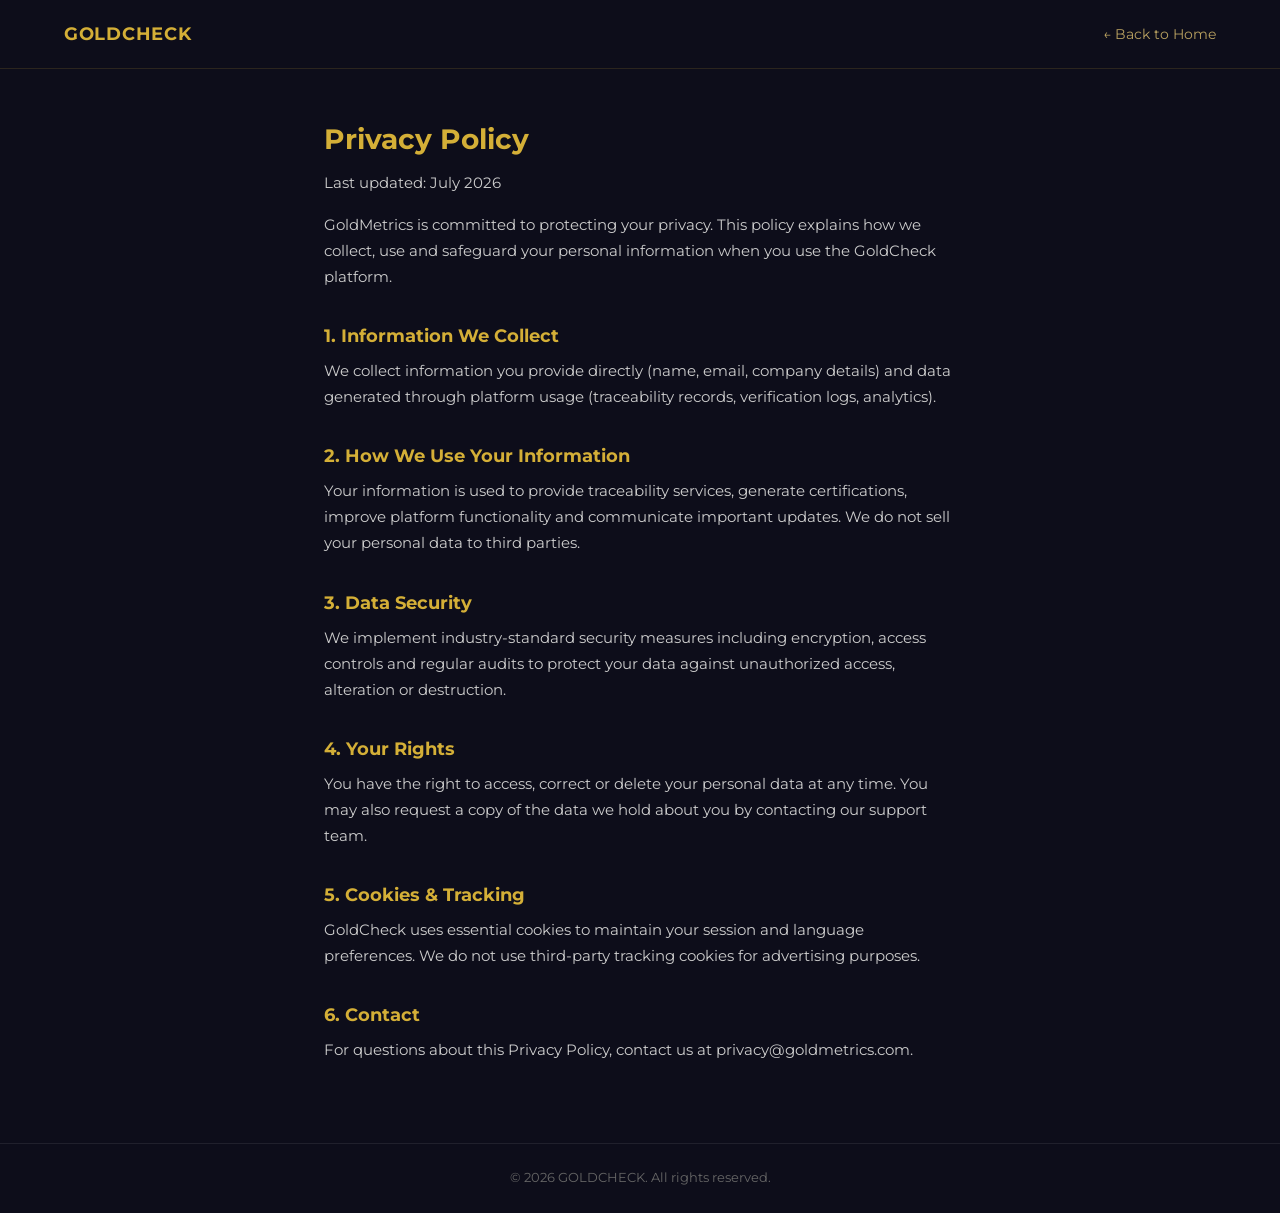
<file: privacy.html>
<!DOCTYPE html>
<html lang="en">
<head>
    <meta charset="UTF-8">
    <meta name="viewport" content="width=device-width, initial-scale=1.0">
    <title>Privacy Policy – GoldCheck</title>
    <meta name="description" content="GoldCheck Privacy Policy.">
    <link rel="icon" type="image/svg+xml" href="assets/images/favicon.svg">
    <link rel="preconnect" href="https://fonts.googleapis.com">
    <link rel="preconnect" href="https://fonts.gstatic.com" crossorigin>
    <link href="https://fonts.googleapis.com/css2?family=Montserrat:wght@400;500;600;700;800&display=swap" rel="stylesheet">
    <link rel="stylesheet" href="style.css">
</head>
<body class="legal-page">
    <header class="legal-header">
        <a href="index.html" class="legal-header-brand">GOLDCHECK</a>
        <a href="index.html" class="legal-back" data-i18n="legal.backHome">&larr; Back to Home</a>
    </header>

    <main class="legal-content">
        <h1 data-i18n="legal.privacyTitle">Privacy Policy</h1>
        <p class="legal-updated" data-i18n="legal.privacyUpdated">Last updated: July 2026</p>

        <p data-i18n="legal.privacyIntro">GoldMetrics is committed to protecting your privacy. This policy explains how we collect, use and safeguard your personal information when you use the GoldCheck platform.</p>

        <h2 data-i18n="legal.privacyCollectTitle">1. Information We Collect</h2>
        <p data-i18n="legal.privacyCollect">We collect information you provide directly (name, email, company details) and data generated through platform usage (traceability records, verification logs, analytics).</p>

        <h2 data-i18n="legal.privacyUseTitle">2. How We Use Your Information</h2>
        <p data-i18n="legal.privacyUse">Your information is used to provide traceability services, generate certifications, improve platform functionality and communicate important updates. We do not sell your personal data to third parties.</p>

        <h2 data-i18n="legal.privacySecurityTitle">3. Data Security</h2>
        <p data-i18n="legal.privacySecurity">We implement industry-standard security measures including encryption, access controls and regular audits to protect your data against unauthorized access, alteration or destruction.</p>

        <h2 data-i18n="legal.privacyRightsTitle">4. Your Rights</h2>
        <p data-i18n="legal.privacyRights">You have the right to access, correct or delete your personal data at any time. You may also request a copy of the data we hold about you by contacting our support team.</p>

        <h2 data-i18n="legal.privacyCookiesTitle">5. Cookies & Tracking</h2>
        <p data-i18n="legal.privacyCookies">GoldCheck uses essential cookies to maintain your session and language preferences. We do not use third-party tracking cookies for advertising purposes.</p>

        <h2 data-i18n="legal.privacyContactTitle">6. Contact</h2>
        <p data-i18n="legal.privacyContact">For questions about this Privacy Policy, contact us at privacy@goldmetrics.com.</p>
    </main>

    <footer class="legal-page-footer">
        <p data-i18n="rights.content">&copy; 2026 GOLDCHECK. All rights reserved.</p>
    </footer>

    <script>
        const i18nConfig = { defaultLanguage: 'en', supportedLanguages: ['en', 'es'] };
        let translations = { en: {}, es: {} };

        function getNestedValue(obj, path) {
            return path.split('.').reduce((c, p) => c?.[p], obj);
        }

        function applyTranslations(lang) {
            document.querySelectorAll('[data-i18n]').forEach(el => {
                const val = getNestedValue(translations[lang], el.dataset.i18n);
                if (val) el.textContent = val;
            });
            document.documentElement.lang = lang;
        }

        async function loadTranslations() {
            const [en, es] = await Promise.all([
                fetch('i18n/en.json').then(r => r.json()),
                fetch('i18n/es.json').then(r => r.json())
            ]);
            translations = { en, es };
        }

        document.addEventListener('DOMContentLoaded', () => {
            loadTranslations().then(() => {
                const saved = localStorage.getItem('gc-lang') || i18nConfig.defaultLanguage;
                applyTranslations(saved);
            });
        });
    </script>
</body>
</html>
</file>
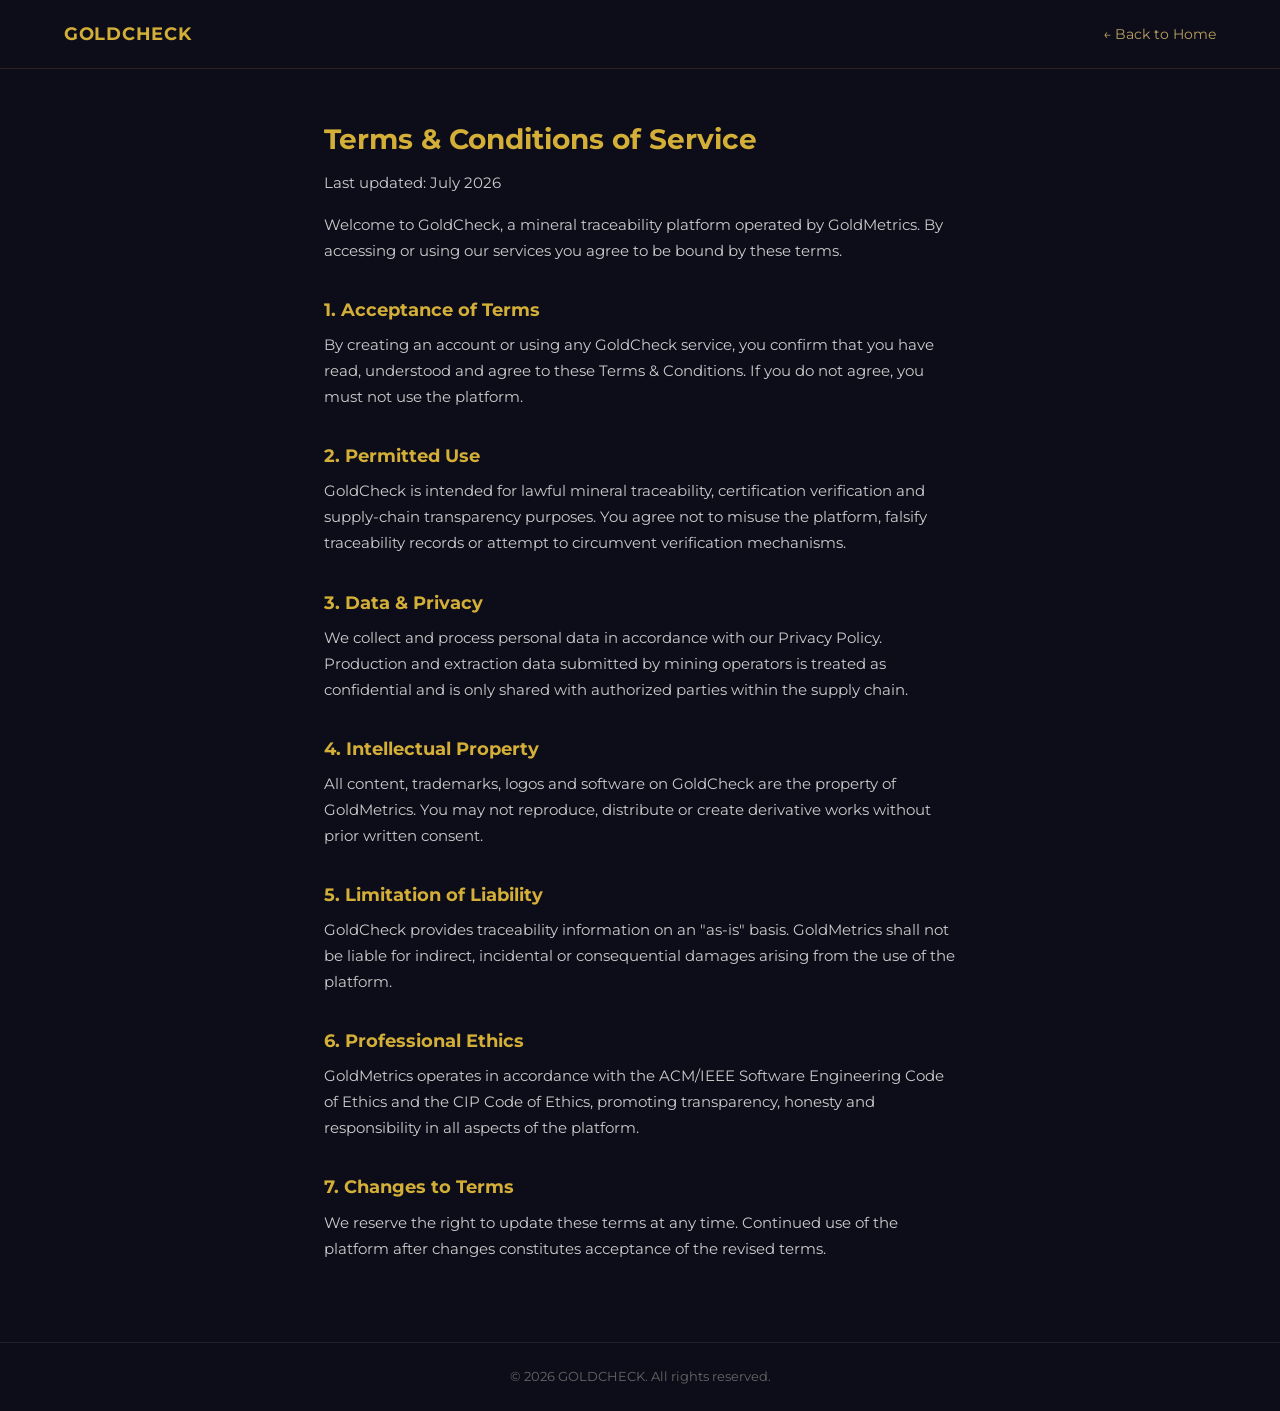
<file: terms.html>
<!DOCTYPE html>
<html lang="en">
<head>
    <meta charset="UTF-8">
    <meta name="viewport" content="width=device-width, initial-scale=1.0">
    <title>Terms & Conditions – GoldCheck</title>
    <meta name="description" content="GoldCheck Terms and Conditions of Service.">
    <link rel="icon" type="image/svg+xml" href="assets/images/favicon.svg">
    <link rel="preconnect" href="https://fonts.googleapis.com">
    <link rel="preconnect" href="https://fonts.gstatic.com" crossorigin>
    <link href="https://fonts.googleapis.com/css2?family=Montserrat:wght@400;500;600;700;800&display=swap" rel="stylesheet">
    <link rel="stylesheet" href="style.css">
</head>
<body class="legal-page">
    <header class="legal-header">
        <a href="index.html" class="legal-header-brand">GOLDCHECK</a>
        <a href="index.html" class="legal-back" data-i18n="legal.backHome">&larr; Back to Home</a>
    </header>

    <main class="legal-content">
        <h1 data-i18n="legal.termsTitle">Terms & Conditions of Service</h1>
        <p class="legal-updated" data-i18n="legal.termsUpdated">Last updated: July 2026</p>

        <p data-i18n="legal.termsIntro">Welcome to GoldCheck, a mineral traceability platform operated by GoldMetrics. By accessing or using our services you agree to be bound by these terms.</p>

        <h2 data-i18n="legal.termsAcceptTitle">1. Acceptance of Terms</h2>
        <p data-i18n="legal.termsAccept">By creating an account or using any GoldCheck service, you confirm that you have read, understood and agree to these Terms & Conditions. If you do not agree, you must not use the platform.</p>

        <h2 data-i18n="legal.termsUseTitle">2. Permitted Use</h2>
        <p data-i18n="legal.termsUse">GoldCheck is intended for lawful mineral traceability, certification verification and supply-chain transparency purposes. You agree not to misuse the platform, falsify traceability records or attempt to circumvent verification mechanisms.</p>

        <h2 data-i18n="legal.termsDataTitle">3. Data & Privacy</h2>
        <p data-i18n="legal.termsData">We collect and process personal data in accordance with our Privacy Policy. Production and extraction data submitted by mining operators is treated as confidential and is only shared with authorized parties within the supply chain.</p>

        <h2 data-i18n="legal.termsIpTitle">4. Intellectual Property</h2>
        <p data-i18n="legal.termsIp">All content, trademarks, logos and software on GoldCheck are the property of GoldMetrics. You may not reproduce, distribute or create derivative works without prior written consent.</p>

        <h2 data-i18n="legal.termsLiabilityTitle">5. Limitation of Liability</h2>
        <p data-i18n="legal.termsLiability">GoldCheck provides traceability information on an "as-is" basis. GoldMetrics shall not be liable for indirect, incidental or consequential damages arising from the use of the platform.</p>

        <h2 data-i18n="legal.termsEthicsTitle">6. Professional Ethics</h2>
        <p data-i18n="legal.termsEthics">GoldMetrics operates in accordance with the ACM/IEEE Software Engineering Code of Ethics and the CIP Code of Ethics, promoting transparency, honesty and responsibility in all aspects of the platform.</p>

        <h2 data-i18n="legal.termsChangesTitle">7. Changes to Terms</h2>
        <p data-i18n="legal.termsChanges">We reserve the right to update these terms at any time. Continued use of the platform after changes constitutes acceptance of the revised terms.</p>
    </main>

    <footer class="legal-page-footer">
        <p data-i18n="rights.content">&copy; 2026 GOLDCHECK. All rights reserved.</p>
    </footer>

    <script>
        const i18nConfig = { defaultLanguage: 'en', supportedLanguages: ['en', 'es'] };
        let translations = { en: {}, es: {} };

        function getNestedValue(obj, path) {
            return path.split('.').reduce((c, p) => c?.[p], obj);
        }

        function applyTranslations(lang) {
            document.querySelectorAll('[data-i18n]').forEach(el => {
                const val = getNestedValue(translations[lang], el.dataset.i18n);
                if (val) el.textContent = val;
            });
            document.documentElement.lang = lang;
        }

        async function loadTranslations() {
            const [en, es] = await Promise.all([
                fetch('i18n/en.json').then(r => r.json()),
                fetch('i18n/es.json').then(r => r.json())
            ]);
            translations = { en, es };
        }

        document.addEventListener('DOMContentLoaded', () => {
            loadTranslations().then(() => {
                const saved = localStorage.getItem('gc-lang') || i18nConfig.defaultLanguage;
                applyTranslations(saved);
            });
        });
    </script>
</body>
</html>
</file>
<file: style.css>
/* Smooth scroll */
html {
  scroll-behavior: smooth;
}

/* Colors y typography */
:root {
  --color-primary-dark: #2A2A2A;
  --color-primary-gold: #C5A059;
  --color-secondary-gold: #E2CD9A;
  --color-white: #FFFFFF;
  --color-dark-text: #1A1A1A;
  --font-main: 'Montserrat', 'Segoe UI', Roboto, Helvetica, Arial, sans-serif;
}

/* Reset */
* {
  margin: 0;
  padding: 0;
  box-sizing: border-box;
}

body {
  font-family: var(--font-main);
  background-color: var(--color-primary-dark);
  color: var(--color-white);
  line-height: 1.6;
}

img {
  max-width: 100%;
  height: auto;
  display: block;
}

/* Utilities */
.text-gold { color: var(--color-primary-gold); }
.text-center { text-align: center; }
.section-padding { padding: 4rem 5%; }

/* Buttons */
.btn {
  padding: 0.6rem 1.8rem;
  border-radius: 30px;
  font-weight: 600;
  cursor: pointer;
  border: none;
  font-size: 0.9rem;
  transition: all 0.3s ease;
}

.btn-gold {
  background-color: var(--color-primary-gold);
  color: var(--color-white);
}

.btn-light {
  background-color: var(--color-secondary-gold);
  color: var(--color-dark-text);
}

.btn-white {
  background-color: var(--color-white);
  color: var(--color-dark-text);
}

.btn:hover {
  transform: translateY(-2px);
}

.btn-gold:hover {
  background-color: #d4ae6a;
  box-shadow: 0 0 20px rgba(197, 160, 89, 0.5);
}

.btn-light:hover {
  opacity: 0.85;
}

.btn-white:hover {
  opacity: 0.85;
}

/* Brand name */
.brand-name {
  font-size: 1.1rem;
  font-weight: 800;
  color: var(--color-dark-text);
  letter-spacing: 0.15em;
}

/* Hero tagline */
.hero-tagline {
  font-size: 0.8rem;
  font-weight: 700;
  letter-spacing: 0.3em;
  color: var(--color-secondary-gold);
  text-transform: uppercase;
  margin-bottom: 1.5rem;
}

/* Navigation */
.navbar {
  display: flex;
  justify-content: space-between;
  align-items: center;
  background-color: var(--color-white);
  padding: 1rem 5%;
  position: sticky;
  top: 0;
  z-index: 100;
  transition: box-shadow 0.3s ease, padding 0.3s ease;
}

.navbar.scrolled {
  box-shadow: 0 4px 20px rgba(0, 0, 0, 0.12);
  padding: 0.7rem 5%;
}

.nav-logo img {
  max-height: 50px;
}

.nav-links {
  display: flex;
  gap: 2rem;
  list-style: none;
}

.nav-links a {
  text-decoration: none;
  color: var(--color-dark-text);
  font-weight: 500;
  font-size: 0.9rem;
  transition: color 0.3s ease;
}

.nav-links a:hover {
  color: var(--color-primary-gold);
}

.nav-actions {
  display: flex;
  gap: 1rem;
  align-items: center;
}

/* Language switcher */
.language-switcher {
  display: flex;
  gap: 0.5rem;
}

.lang-btn {
  background: none;
  border: 1px solid var(--color-primary-gold);
  color: var(--color-primary-gold);
  padding: 0.3rem 0.7rem;
  border-radius: 4px;
  cursor: pointer;
  font-size: 0.8rem;
  font-weight: 600;
  transition: all 0.2s ease;
}

.lang-btn.active,
.lang-btn:hover {
  background-color: var(--color-primary-gold);
  color: var(--color-white);
}

/* Hero Section */
.hero-section {
  background: linear-gradient(rgba(0, 0, 0, 0.55), rgba(0, 0, 0, 0.65)), url('assets/images/aesthetic-cover-photo.png');
  background-size: cover;
  background-position: center;
  text-align: center;
  padding: 8rem 5%;
  min-height: 80vh;
  display: flex;
  flex-direction: column;
  justify-content: center;
  align-items: center;
}

.hero-section h1 {
  font-size: 3.5rem;
  color: var(--color-primary-gold);
  margin-bottom: 1rem;
  font-weight: 700;
}

.hero-section h2 {
  font-size: 2rem;
  margin-bottom: 2.5rem;
  font-weight: 400;
  max-width: 800px;
}

/* Hero CTA override */
.btn-hero {
  padding: 1rem 3rem;
  font-size: 1.05rem;
  letter-spacing: 0.04em;
}

/* Mission & Vision */
.mission-vision {
  display: flex;
  flex-direction: column;
  gap: 5rem;
}

.mv-row {
  display: flex;
  align-items: center;
  gap: 4rem;
}

.mv-row.reverse {
  flex-direction: row-reverse;
}

.mv-image {
  flex: 1;
  display: flex;
  justify-content: center;
}

.mv-image img {
  border-radius: 20px;
  box-shadow: 0 12px 32px rgba(0,0,0,0.35);
  width: 100%;
  max-height: 450px;
  object-fit: cover;
}

.mv-content {
  flex: 1;
}

.mv-content h3 {
  color: var(--color-primary-gold);
  font-size: 2.5rem;
  margin-bottom: 1.5rem;
}

.mv-content p,
.mv-content ul {
  font-size: 1.1rem;
  color: #CCCCCC;
}

.mv-content ul {
  padding-left: 1.5rem;
  line-height: 2;
}

/* Section header */
.section-header {
  display: flex;
  justify-content: center;
  gap: 1.5rem;
  margin-bottom: 4rem;
}

.section-header h2 {
  color: var(--color-primary-gold);
  font-size: 2rem;
  font-weight: 700;
  align-self: center;
}

.section-header::before,
.section-header::after {
  content: "";
  height: 1px;
  background-color: var(--color-primary-gold);
  flex: 1;
  max-width: 250px;
}

/* Cards grid */
.cards-grid {
  display: grid;
  grid-template-columns: repeat(auto-fit, minmax(280px, 1fr));
  gap: 2rem;
}

.cards-grid-3 {
  grid-template-columns: repeat(3, 1fr);
}

.card {
  background-color: var(--color-secondary-gold);
  color: var(--color-dark-text);
  padding: 2rem 1.75rem;
  border-radius: 14px;
  text-align: center;
  box-shadow: 0 4px 15px rgba(0,0,0,0.15);
  border-top: 3px solid var(--color-primary-gold);
  transition: transform 0.3s ease, box-shadow 0.3s ease;
  display: flex;
  flex-direction: column;
  align-items: center;
  gap: 0.6rem;
}

.card:hover {
  transform: translateY(-5px);
  box-shadow: 0 10px 28px rgba(0,0,0,0.2);
}

.card img {
  width: 100%;
  border-radius: 8px;
  margin-bottom: 1.5rem;
  object-fit: cover;
}

.card-title {
  font-size: 1rem;
  font-weight: 700;
  color: var(--color-dark-text);
  letter-spacing: 0.02em;
}

.card-desc {
  font-size: 0.875rem;
  color: rgba(26, 26, 26, 0.72);
  line-height: 1.65;
}

/* Card icon */
.card-icon {
  width: 48px;
  height: 48px;
  margin-bottom: 0.5rem;
  color: var(--color-primary-gold);
}

.card-icon svg {
  width: 100%;
  height: 100%;
}

/* Contact section */
.contact-section {
  display: flex;
  gap: 4rem;
  align-items: flex-start;
}

.contact-form {
  flex: 1;
  display: flex;
  flex-direction: column;
  gap: 1.2rem;
}

.form-group {
  display: flex;
  flex-direction: column;
  gap: 0.5rem;
}

.form-group label {
  font-size: 0.9rem;
  color: var(--color-primary-gold);
  font-weight: 600;
  margin-bottom: 0.3rem;
  display: block;
}

.form-control {
  width: 100%;
  padding: 0.8rem 1rem;
  border-radius: 8px;
  border: 1px solid rgba(197, 160, 89, 0.2);
  background-color: var(--color-white);
  color: var(--color-dark-text);
  font-family: inherit;
  font-size: 0.95rem;
  transition: border 0.3s ease;
}

.form-control:focus {
  outline: none;
  border-color: var(--color-primary-gold);
}

.form-control:invalid:not(:placeholder-shown) {
  border-color: #ff6b6b;
}

/* Field-level validation error (set via JS) */
.form-control.input-error {
  border-color: #ff6b6b;
  box-shadow: 0 0 0 3px rgba(220, 53, 69, 0.18);
}

.radio-group.input-error {
  border: 1px solid rgba(220, 53, 69, 0.55);
  border-radius: 8px;
  padding: 0.6rem 0.8rem;
}

textarea.form-control {
  resize: vertical;
  min-height: 110px;
}

.radio-group {
  display: flex;
  gap: 1.5rem;
  flex-wrap: wrap;
  margin-top: 0.3rem;
}

.radio-option {
  display: flex;
  align-items: center;
  gap: 0.5rem;
  font-size: 0.9rem;
  color: var(--color-primary-gold);
  cursor: pointer;
}

.radio-option input[type="radio"] {
  accent-color: var(--color-primary-gold);
  width: 16px;
  height: 16px;
  cursor: pointer;
}

.contact-image {
  flex: 1;
  display: flex;
  align-items: center;
  justify-content: center;
  padding-top: 5rem;
}

.contact-image img {
  border-radius: 20px;
  width: 100%;
  object-fit: cover;
  max-height: 420px;
}

/* Form feedback message */
.form-feedback {
  padding: 0.9rem 1rem;
  border-radius: 8px;
  font-size: 0.9rem;
  font-weight: 600;
  display: none;
}

.form-feedback.success {
  background-color: rgba(197, 160, 89, 0.15);
  color: var(--color-primary-gold);
  border: 1px solid var(--color-primary-gold);
  display: block;
}

.form-feedback.error {
  background-color: rgba(220, 53, 69, 0.12);
  color: #ff6b6b;
  border: 1px solid rgba(220, 53, 69, 0.4);
  display: block;
}

/* FAQ */
.faq-container {
  max-width: 900px;
  margin: 0 auto;
}

.faq-list {
  list-style: none;
  display: flex;
  flex-direction: column;
  gap: 1rem;
}

.faq-item {
  background-color: var(--color-secondary-gold);
  border-radius: 8px;
  overflow: hidden;
  transition: background-color 0.3s ease;
}

.faq-item:hover {
  background-color: #d6bf85;
}

.faq-trigger {
  width: 100%;
  display: flex;
  justify-content: space-between;
  align-items: center;
  background: none;
  border: none;
  cursor: pointer;
  font-weight: 600;
  font-size: 1rem;
  color: var(--color-dark-text);
  font-family: inherit;
  text-align: left;
  padding: 1.2rem 2rem;
}

.faq-trigger:focus-visible {
  outline: 2px solid var(--color-primary-dark);
  outline-offset: -2px;
  border-radius: 8px;
}

.faq-icon {
  font-size: 1.4rem;
  font-weight: 400;
  line-height: 1;
  flex-shrink: 0;
  margin-left: 1rem;
  transition: transform 0.35s ease;
  display: inline-block;
}

.faq-item.open .faq-icon {
  transform: rotate(45deg);
}

.faq-answer {
  max-height: 0;
  overflow: hidden;
  transition: max-height 0.35s ease, padding 0.35s ease;
  padding: 0 2rem;
  font-weight: 400;
  font-size: 0.95rem;
  color: var(--color-dark-text);
  line-height: 1.7;
}

.faq-item.open .faq-answer {
  max-height: 300px;
  padding: 0 2rem 1.2rem;
  border-top: 1px solid rgba(0,0,0,0.15);
}

/* Back to top button */
.back-to-top {
  position: fixed;
  bottom: 2rem;
  right: 2rem;
  width: 44px;
  height: 44px;
  border-radius: 50%;
  background-color: var(--color-primary-gold);
  color: var(--color-white);
  border: none;
  cursor: pointer;
  display: flex;
  align-items: center;
  justify-content: center;
  box-shadow: 0 4px 16px rgba(197, 160, 89, 0.4);
  opacity: 0;
  transform: translateY(16px);
  transition: opacity 0.3s ease, transform 0.3s ease, background-color 0.3s ease;
  pointer-events: none;
  z-index: 200;
}

.back-to-top.visible {
  opacity: 1;
  transform: translateY(0);
  pointer-events: auto;
}

.back-to-top:hover {
  background-color: #d4ae6a;
  box-shadow: 0 6px 22px rgba(197, 160, 89, 0.55);
}

.back-to-top svg {
  width: 20px;
  height: 20px;
}

/* Scroll animations */
.scroll-animate {
  opacity: 0;
  transform: translateY(28px);
  transition: opacity 0.6s ease, transform 0.6s ease;
}

.scroll-animate.is-visible {
  opacity: 1;
  transform: translateY(0);
}

@media (prefers-reduced-motion: reduce) {
  .scroll-animate { opacity: 1; transform: none; transition: none; }
}

/* Active nav link */
.nav-links a.nav-active {
  color: var(--color-primary-gold);
  font-weight: 700;
}

/* Footer */
.footer {
  background-color: var(--color-secondary-gold);
  color: var(--color-dark-text);
  padding: 0;
}

.footer-top {
  display: flex;
  align-items: flex-start;
  justify-content: space-between;
  gap: 3rem;
  padding: 3.5rem 5%;
  flex-wrap: wrap;
}

.footer-brand {
  display: flex;
  flex-direction: column;
  gap: 0.75rem;
}

.footer-logo {
  max-width: 240px;
  mix-blend-mode: multiply;
}

.footer-tagline {
  font-size: 0.8rem;
  font-weight: 600;
  letter-spacing: 0.12em;
  text-transform: uppercase;
  color: var(--color-dark-text);
  opacity: 0.65;
  text-align: center;
}

.footer-nav ul {
  list-style: none;
  display: flex;
  flex-direction: column;
  gap: 0.6rem;
}

.footer-nav a {
  text-decoration: none;
  color: var(--color-dark-text);
  font-size: 0.88rem;
  font-weight: 500;
  transition: color 0.2s ease, padding-left 0.2s ease;
  display: inline-block;
}

.footer-nav a:hover {
  color: var(--color-primary-dark);
  padding-left: 4px;
}

.social-icons {
  display: flex;
  gap: 0.75rem;
  flex-wrap: wrap;
}

.social-icons a {
  color: var(--color-dark-text);
  text-decoration: none;
  display: flex;
  align-items: center;
  justify-content: center;
  width: 40px;
  height: 40px;
  border-radius: 50%;
  background-color: rgba(0,0,0,0.08);
  transition: background-color 0.3s ease, color 0.3s ease, transform 0.3s ease;
}

.social-icons a svg {
  width: 18px;
  height: 18px;
}

.social-icons a:hover {
  background-color: var(--color-primary-gold);
  color: var(--color-white);
  transform: translateY(-3px);
}

.footer-bottom {
  border-top: 1px solid rgba(0,0,0,0.12);
  padding: 1.2rem 5%;
  text-align: center;
}

.footer-bottom p {
  font-size: 0.8rem;
  opacity: 0.7;
}

/* =====================
   PRICING SECTION
   ===================== */

.pricing-section {
    overflow: hidden;
}

.pricing-subtitle {
    text-align: center;
    color: #AAAAAA;
    font-size: 1rem;
    margin-top: -2.5rem;
    margin-bottom: 2.5rem;
    letter-spacing: 0.02em;
}

/* Billing Toggle */
.billing-toggle-wrap {
    display: flex;
    align-items: center;
    justify-content: center;
    gap: 1rem;
    margin-bottom: 3rem;
}

.billing-label {
    font-size: 0.9rem;
    font-weight: 600;
    color: #666;
    transition: color 0.3s ease;
    letter-spacing: 0.04em;
    text-transform: uppercase;
    font-size: 0.78rem;
}

.billing-label.active-label {
    color: var(--color-primary-gold);
}

.toggle-switch {
    position: relative;
    display: inline-block;
    cursor: pointer;
}

.toggle-switch input {
    opacity: 0;
    width: 0;
    height: 0;
    position: absolute;
}

.toggle-track {
    display: block;
    width: 52px;
    height: 28px;
    background-color: rgba(197, 160, 89, 0.2);
    border: 1px solid rgba(197, 160, 89, 0.4);
    border-radius: 14px;
    position: relative;
    transition: background-color 0.3s ease;
}

.toggle-thumb {
    position: absolute;
    top: 3px;
    left: 3px;
    width: 20px;
    height: 20px;
    background-color: var(--color-primary-gold);
    border-radius: 50%;
    transition: transform 0.3s ease;
    box-shadow: 0 2px 6px rgba(197, 160, 89, 0.4);
}

.toggle-switch input:checked + .toggle-track {
    background-color: rgba(197, 160, 89, 0.3);
}

.toggle-switch input:checked + .toggle-track .toggle-thumb {
    transform: translateX(24px);
}

.save-badge {
    background-color: var(--color-primary-gold);
    color: var(--color-dark-text);
    font-size: 0.7rem;
    font-weight: 800;
    padding: 0.2rem 0.65rem;
    border-radius: 20px;
    letter-spacing: 0.05em;
}

/* Segment Tabs */
.segment-tabs {
    display: flex;
    justify-content: center;
    gap: 0;
    margin-bottom: 3.5rem;
    border-bottom: 1px solid rgba(197, 160, 89, 0.2);
}

.segment-tab {
    background: none;
    border: none;
    color: #666;
    font-size: 0.85rem;
    font-weight: 600;
    font-family: inherit;
    padding: 0.9rem 2rem;
    cursor: pointer;
    display: flex;
    align-items: center;
    gap: 0.6rem;
    position: relative;
    transition: color 0.3s ease;
    white-space: nowrap;
    letter-spacing: 0.06em;
    text-transform: uppercase;
}

.tab-diamond {
    width: 6px;
    height: 6px;
    background-color: var(--color-primary-gold);
    transform: rotate(45deg);
    opacity: 0.3;
    transition: opacity 0.3s ease, transform 0.3s ease;
    flex-shrink: 0;
}

.segment-tab::after {
    content: '';
    position: absolute;
    bottom: -1px;
    left: 0;
    width: 0;
    height: 2px;
    background: linear-gradient(90deg, var(--color-primary-gold), var(--color-secondary-gold));
    transition: width 0.35s ease;
}

.segment-tab:hover { color: #AAAAAA; }

.segment-tab.active { color: var(--color-primary-gold); }

.segment-tab.active .tab-diamond {
    opacity: 1;
    transform: rotate(45deg) scale(1.2);
}

.segment-tab.active::after { width: 100%; }

/* Pricing Grid */
.pricing-grid {
    display: none;
    grid-template-columns: repeat(auto-fit, minmax(280px, 1fr));
    gap: 2rem;
    max-width: 1100px;
    margin: 0 auto;
}

.pricing-grid.active {
    display: grid;
    animation: pricingFadeUp 0.45s ease forwards;
}

@keyframes pricingFadeUp {
    from { opacity: 0; transform: translateY(24px); }
    to   { opacity: 1; transform: translateY(0); }
}

/* Pricing Card */
.pricing-card {
    background-color: #303030;
    border: 1px solid rgba(197, 160, 89, 0.18);
    border-radius: 20px;
    padding: 2.2rem;
    display: flex;
    flex-direction: column;
    gap: 1.5rem;
    position: relative;
    transition: transform 0.35s ease, border-color 0.35s ease, box-shadow 0.35s ease;
}

.pricing-card:hover {
    transform: translateY(-8px);
    border-color: rgba(197, 160, 89, 0.55);
    box-shadow: 0 16px 48px rgba(0, 0, 0, 0.4);
}

.pricing-card.featured {
    background: linear-gradient(150deg, #3a3118 0%, #2c260e 55%, #3a3118 100%);
    border-color: var(--color-primary-gold);
    box-shadow: 0 8px 32px rgba(197, 160, 89, 0.18);
}

.pricing-card.featured:hover {
    box-shadow: 0 20px 56px rgba(197, 160, 89, 0.32);
    border-color: var(--color-secondary-gold);
}

/* Plan Badge */
.plan-badge {
    position: absolute;
    top: -14px;
    left: 50%;
    transform: translateX(-50%);
    background: linear-gradient(90deg, var(--color-primary-gold), var(--color-secondary-gold));
    color: var(--color-dark-text);
    font-size: 0.7rem;
    font-weight: 800;
    padding: 0.3rem 1.3rem;
    border-radius: 20px;
    white-space: nowrap;
    letter-spacing: 0.08em;
    text-transform: uppercase;
}

/* Plan Header */
.plan-header { display: flex; flex-direction: column; gap: 0.3rem; }

.plan-tier {
    font-size: 1.2rem;
    font-weight: 700;
    color: var(--color-white);
    letter-spacing: 0.03em;
}

.pricing-card.featured .plan-tier { color: var(--color-secondary-gold); }

.plan-desc {
    font-size: 0.85rem;
    color: #777;
    line-height: 1.4;
}

.pricing-card.featured .plan-desc { color: rgba(226, 205, 154, 0.6); }

/* Plan Price */
.plan-price-wrap { display: flex; flex-direction: column; gap: 0.2rem; }

.plan-price {
    display: flex;
    align-items: baseline;
    gap: 0.05rem;
    color: var(--color-white);
}

.price-dollar {
    font-size: 1.3rem;
    font-weight: 600;
    color: var(--color-primary-gold);
    align-self: flex-start;
    margin-top: 0.55rem;
}

.price-num {
    font-size: 3.2rem;
    font-weight: 800;
    line-height: 1;
    letter-spacing: -0.03em;
}

.pricing-card.featured .price-num { color: var(--color-secondary-gold); }

.price-period {
    font-size: 0.95rem;
    color: #666;
    margin-left: 0.25rem;
}

.price-custom {
    font-size: 2rem;
    font-weight: 700;
    color: var(--color-primary-gold);
}

.price-note {
    font-size: 0.78rem;
    color: #666;
    letter-spacing: 0.02em;
}

.annual-note { display: none; }

.annual-mode .annual-note { display: block; }

/* Divider */
.plan-divider {
    border: none;
    border-top: 1px solid rgba(197, 160, 89, 0.15);
}

.pricing-card.featured .plan-divider { border-color: rgba(197, 160, 89, 0.35); }

/* Features List */
.plan-features {
    list-style: none;
    display: flex;
    flex-direction: column;
    gap: 0.8rem;
    flex: 1;
}

.plan-features li {
    font-size: 0.88rem;
    color: #BBBBBB;
    padding-left: 1.6rem;
    position: relative;
    line-height: 1.4;
}

.plan-features li::before {
    content: '✓';
    position: absolute;
    left: 0;
    color: var(--color-primary-gold);
    font-weight: 700;
    font-size: 0.85rem;
}

.pricing-card.featured .plan-features li { color: #D8C890; }
.pricing-card.featured .plan-features li::before { color: var(--color-secondary-gold); }

/* Plan Buttons */
.plan-btn {
    display: block;
    width: 100%;
    text-align: center;
    text-decoration: none;
    padding: 0.8rem 1.5rem;
    border-radius: 30px;
    font-weight: 700;
    font-size: 0.85rem;
    transition: all 0.3s ease;
    cursor: pointer;
    border: none;
    font-family: inherit;
    letter-spacing: 0.05em;
    text-transform: uppercase;
}

.btn-outline-gold {
    background-color: transparent;
    border: 2px solid rgba(197, 160, 89, 0.5);
    color: var(--color-primary-gold);
}

.btn-outline-gold:hover {
    background-color: var(--color-primary-gold);
    border-color: var(--color-primary-gold);
    color: var(--color-dark-text);
    transform: translateY(-2px);
}

/* Plan Icons */
.plan-icon {
    font-size: 1.4rem;
    color: rgba(197, 160, 89, 0.5);
    margin-bottom: 0.4rem;
    display: block;
}

.plan-icon-star { color: var(--color-secondary-gold); }
.plan-icon-crown { color: var(--color-primary-gold); }
.pricing-card.featured .plan-icon { color: var(--color-secondary-gold); }

/* Free price label */
.price-free {
    font-size: 2.2rem;
    font-weight: 800;
    color: var(--color-primary-gold);
    line-height: 1;
}

/* =====================
   VIDEOS SECTION
   ===================== */

.video-intro {
  text-align: center;
  color: #AAAAAA;
  font-size: 1rem;
  margin-top: -2.5rem;
  margin-bottom: 3rem;
  letter-spacing: 0.02em;
}

.video-grid {
  display: grid;
  grid-template-columns: repeat(auto-fit, minmax(320px, 1fr));
  gap: 2.5rem;
  max-width: 1100px;
  margin: 0 auto;
}

.video-card {
  display: flex;
  flex-direction: column;
  gap: 1rem;
  margin: 0;
}

/* Responsive 16:9 embed wrapper */
.video-frame {
  position: relative;
  aspect-ratio: 16 / 9;
  border-radius: 16px;
  overflow: hidden;
  background-color: #1a1a1a;
  border: 1px solid rgba(197, 160, 89, 0.25);
  box-shadow: 0 12px 32px rgba(0, 0, 0, 0.35);
  transition: transform 0.35s ease, box-shadow 0.35s ease, border-color 0.35s ease;
}

.video-card:hover .video-frame {
  transform: translateY(-6px);
  border-color: rgba(197, 160, 89, 0.55);
  box-shadow: 0 18px 44px rgba(0, 0, 0, 0.45);
}

.video-frame iframe {
  position: absolute;
  inset: 0;
  width: 100%;
  height: 100%;
  border: 0;
}

.video-caption {
  text-align: center;
  font-size: 1.05rem;
  font-weight: 600;
  color: var(--color-primary-gold);
  letter-spacing: 0.03em;
}

/* Fallback for browsers without aspect-ratio support */
@supports not (aspect-ratio: 16 / 9) {
  .video-frame {
    height: 0;
    padding-bottom: 56.25%;
  }
}

/* =====================
   TESTIMONIALS SECTION
   ===================== */

.testimonials-subtitle {
  text-align: center;
  color: #AAAAAA;
  font-size: 1rem;
  margin-top: -2.5rem;
  margin-bottom: 3rem;
  letter-spacing: 0.02em;
}

.testimonial-carousel {
  display: flex;
  align-items: center;
  gap: 1.25rem;
  max-width: 900px;
  margin: 0 auto;
}

.testimonial-track-wrap {
  flex: 1;
  overflow: hidden;
}

.testimonial-track {
  display: flex;
  transition: transform 0.5s ease;
}

@media (prefers-reduced-motion: reduce) {
  .testimonial-track { transition: none; }
}

.testimonial-slide {
  min-width: 100%;
  box-sizing: border-box;
  padding: 0.5rem;
  list-style: none;
}

.testimonial-card {
  background: linear-gradient(150deg, #333029 0%, #2c2620 55%, #333029 100%);
  border: 1px solid rgba(197, 160, 89, 0.3);
  border-radius: 20px;
  padding: 2.5rem;
  margin: 0;
  display: flex;
  flex-direction: column;
  gap: 1.5rem;
  box-shadow: 0 12px 32px rgba(0, 0, 0, 0.35);
  min-height: 260px;
}

.testimonial-quote {
  font-family: Georgia, 'Times New Roman', serif;
  font-size: 4rem;
  line-height: 0.2;
  height: 1.5rem;
  color: var(--color-primary-gold);
  opacity: 0.55;
}

.testimonial-text {
  font-size: 1.05rem;
  line-height: 1.75;
  color: #E4E4E4;
  font-style: italic;
  flex: 1;
}

.testimonial-author {
  display: flex;
  align-items: center;
  gap: 1rem;
}

.testimonial-avatar {
  width: 60px;
  height: 60px;
  border-radius: 50%;
  object-fit: cover;
  border: 2px solid var(--color-primary-gold);
  flex-shrink: 0;
}

.testimonial-meta {
  display: flex;
  flex-direction: column;
  gap: 0.15rem;
}

.testimonial-name {
  font-weight: 700;
  color: var(--color-secondary-gold);
  letter-spacing: 0.02em;
}

.testimonial-role {
  font-size: 0.85rem;
  color: #999999;
  text-transform: uppercase;
  letter-spacing: 0.05em;
}

/* Carousel controls */
.carousel-btn {
  width: 46px;
  height: 46px;
  border-radius: 50%;
  background-color: transparent;
  border: 1px solid rgba(197, 160, 89, 0.5);
  color: var(--color-primary-gold);
  cursor: pointer;
  display: flex;
  align-items: center;
  justify-content: center;
  flex-shrink: 0;
  transition: background-color 0.3s ease, color 0.3s ease, transform 0.3s ease;
}

.carousel-btn svg {
  width: 22px;
  height: 22px;
}

.carousel-btn:hover {
  background-color: var(--color-primary-gold);
  color: var(--color-dark-text);
  transform: scale(1.08);
}

.carousel-btn:focus-visible {
  outline: 2px solid var(--color-primary-gold);
  outline-offset: 3px;
}

.carousel-dots {
  display: flex;
  justify-content: center;
  gap: 0.5rem;
  margin-top: 2rem;
}

.carousel-dot {
  width: 10px;
  height: 10px;
  border-radius: 50%;
  border: none;
  background-color: rgba(197, 160, 89, 0.3);
  cursor: pointer;
  padding: 0;
  transition: background-color 0.3s ease, width 0.3s ease, border-radius 0.3s ease;
}

.carousel-dot.active {
  background-color: var(--color-primary-gold);
  width: 26px;
  border-radius: 5px;
}

.carousel-dot:focus-visible {
  outline: 2px solid var(--color-primary-gold);
  outline-offset: 2px;
}

/* Hamburger button */
.hamburger {
  display: none;
  flex-direction: column;
  justify-content: center;
  gap: 5px;
  background: none;
  border: none;
  cursor: pointer;
  padding: 6px;
  order: 3;
}

.hamburger span {
  display: block;
  width: 24px;
  height: 2px;
  background-color: var(--color-dark-text);
  border-radius: 2px;
  transition: transform 0.3s ease, opacity 0.3s ease;
}

.hamburger.open span:nth-child(1) { transform: translateY(7px) rotate(45deg); }
.hamburger.open span:nth-child(2) { opacity: 0; transform: scaleX(0); }
.hamburger.open span:nth-child(3) { transform: translateY(-7px) rotate(-45deg); }

/* Mobile nav dropdown */
@keyframes slideDown {
  from { opacity: 0; transform: translateY(-8px); }
  to   { opacity: 1; transform: translateY(0); }
}

/* Responsive */
@media (max-width: 992px) {
  .cards-grid-3 {
    grid-template-columns: repeat(2, 1fr);
  }

  .pricing-grid {
    grid-template-columns: repeat(2, 1fr);
  }

  .navbar {
    position: relative;
    flex-wrap: wrap;
  }

  /* Barra superior en móvil: solo logo, marca y hamburguesa */
  .nav-logo { order: 1; }
  .brand-name { order: 2; }

  .hamburger {
    display: flex;
    order: 3;
    margin-left: auto;
  }

  .nav-links {
    display: none;
    width: 100%;
    flex-direction: column;
    gap: 0;
    background-color: var(--color-white);
    padding: 0.5rem 0 1rem;
    order: 4;
    border-top: 1px solid rgba(197, 160, 89, 0.2);
  }

  .nav-links.open {
    display: flex;
    animation: slideDown 0.3s ease forwards;
  }

  .nav-links li {
    width: 100%;
  }

  .nav-links a {
    display: block;
    padding: 0.75rem 1rem;
    font-size: 0.95rem;
    border-radius: 6px;
  }

  .nav-links a:hover {
    background-color: rgba(197, 160, 89, 0.08);
  }

  .mv-row, .mv-row.reverse, .contact-section {
    flex-direction: column;
  }

  /* Acciones (idioma + botones) colapsan dentro del menú hamburguesa */
  .nav-actions {
    display: none;
    order: 5;
    width: 100%;
    flex-direction: column;
    align-items: stretch;
    gap: 0.85rem;
    padding: 0.75rem 1rem 0.25rem;
  }

  .navbar.menu-open .nav-actions {
    display: flex;
    animation: slideDown 0.3s ease forwards;
  }

  .nav-actions .language-switcher {
    justify-content: center;
  }

  .nav-actions a {
    display: block;
    width: 100%;
  }

  .nav-actions .btn {
    width: 100%;
  }
}

@media (max-width: 768px) {
  .hero-section h1 { font-size: 2.5rem; }
  .hero-section h2 { font-size: 1.5rem; }
  .section-padding { padding: 3rem 5%; }
  .mv-row { gap: 2rem; }
  .contact-image { padding-top: 0; }
  .segment-tabs { justify-content: flex-start; }
  .segment-tab { padding: 0.8rem 1.2rem; font-size: 0.75rem; }
  .cards-grid-3 { grid-template-columns: 1fr; }
  .pricing-grid { grid-template-columns: 1fr; }

  .testimonial-carousel { gap: 0.5rem; }
  .testimonial-card { padding: 1.75rem 1.5rem; min-height: 300px; }
  .testimonial-text { font-size: 0.98rem; }
  .carousel-btn { width: 40px; height: 40px; }
  .carousel-btn svg { width: 18px; height: 18px; }
}

/* Legal footer links */
.footer-legal {
  text-align: center;
  padding: 0.75rem 0;
  border-top: 1px solid rgba(255, 255, 255, 0.08);
}

.footer-legal-link {
  color: #b8a060;
  text-decoration: none;
  font-size: 0.85rem;
  transition: color 0.2s;
}

.footer-legal-link:hover { color: #d4af37; }

.footer-legal-sep {
  color: rgba(255, 255, 255, 0.3);
  margin: 0 0.5rem;
}

/* Legal pages */
.legal-page {
  min-height: 100vh;
  background: #0d0d1a;
  color: #e0e0e0;
  font-family: 'Montserrat', sans-serif;
}

.legal-header {
  display: flex;
  align-items: center;
  justify-content: space-between;
  padding: 1.25rem 5%;
  border-bottom: 1px solid rgba(212, 175, 55, 0.15);
}

.legal-header-brand {
  color: #d4af37;
  font-weight: 700;
  font-size: 1.1rem;
  text-decoration: none;
  letter-spacing: 0.04em;
}

.legal-back {
  color: #b8a060;
  text-decoration: none;
  font-size: 0.9rem;
  transition: color 0.2s;
}

.legal-back:hover { color: #d4af37; }

.legal-content {
  max-width: 760px;
  margin: 0 auto;
  padding: 3rem 5% 4rem;
}

.legal-content h1 {
  color: #d4af37;
  font-size: 1.75rem;
  margin-bottom: 0.5rem;
}

.legal-updated {
  color: #888;
  font-size: 0.82rem;
  margin-bottom: 2.5rem;
}

.legal-content h2 {
  color: #d4af37;
  font-size: 1.1rem;
  margin-top: 2rem;
  margin-bottom: 0.5rem;
}

.legal-content p {
  font-size: 0.93rem;
  line-height: 1.75;
  color: #ccc;
  margin-bottom: 1rem;
}

.legal-page-footer {
  text-align: center;
  padding: 1.5rem 5%;
  border-top: 1px solid rgba(255, 255, 255, 0.08);
  font-size: 0.8rem;
  color: #666;
}
</file>
